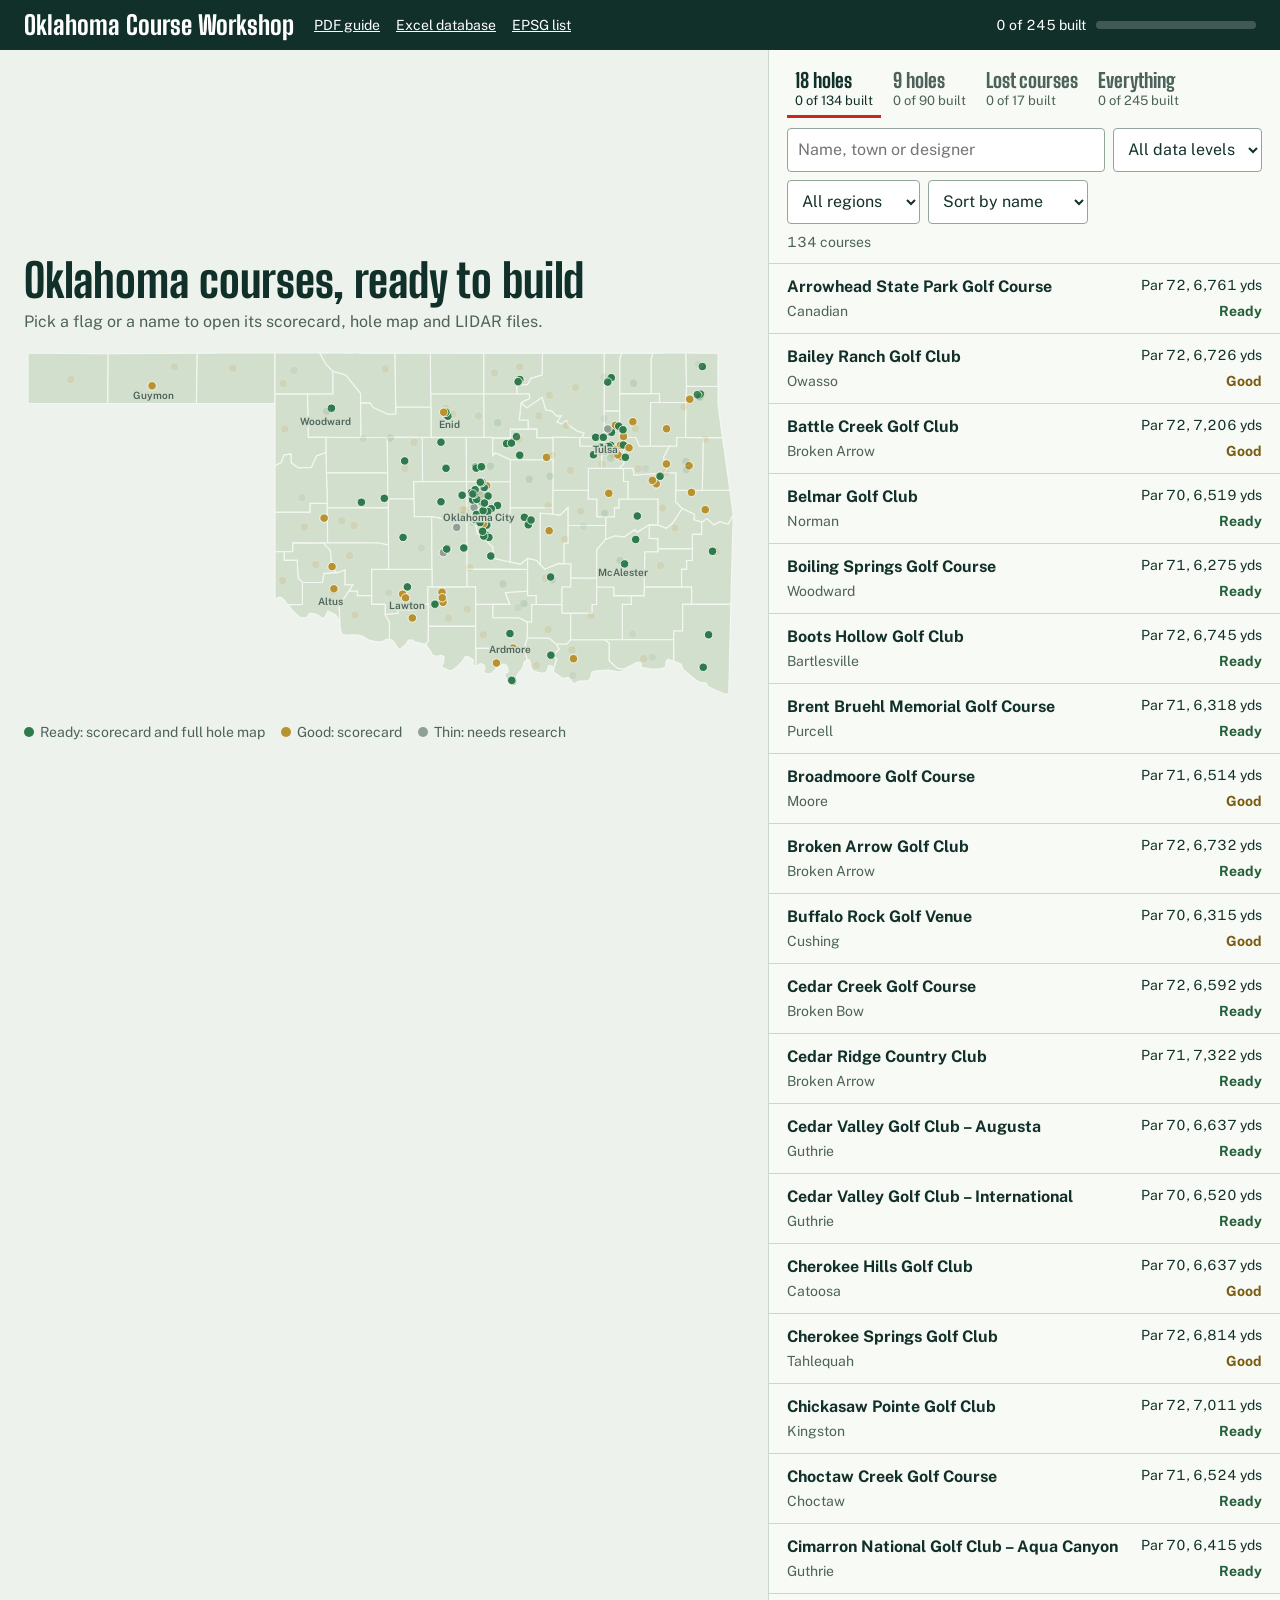
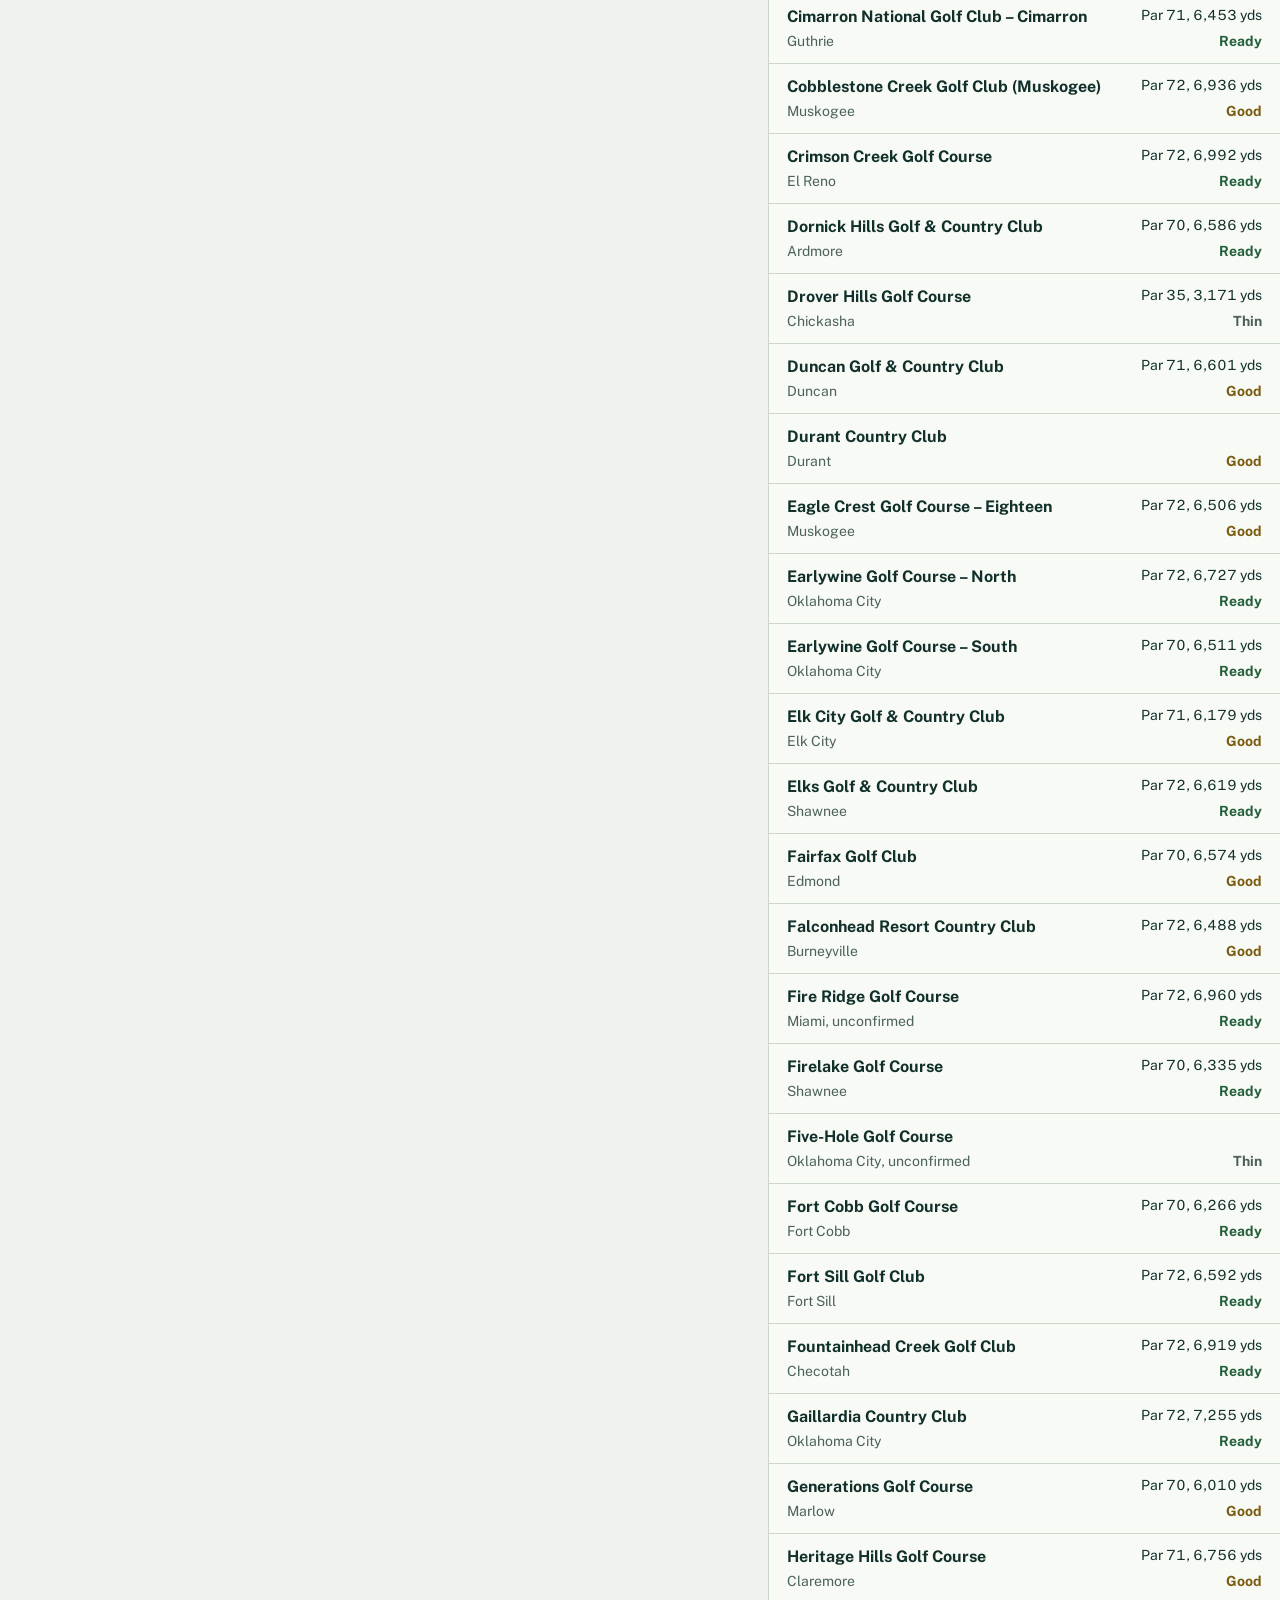
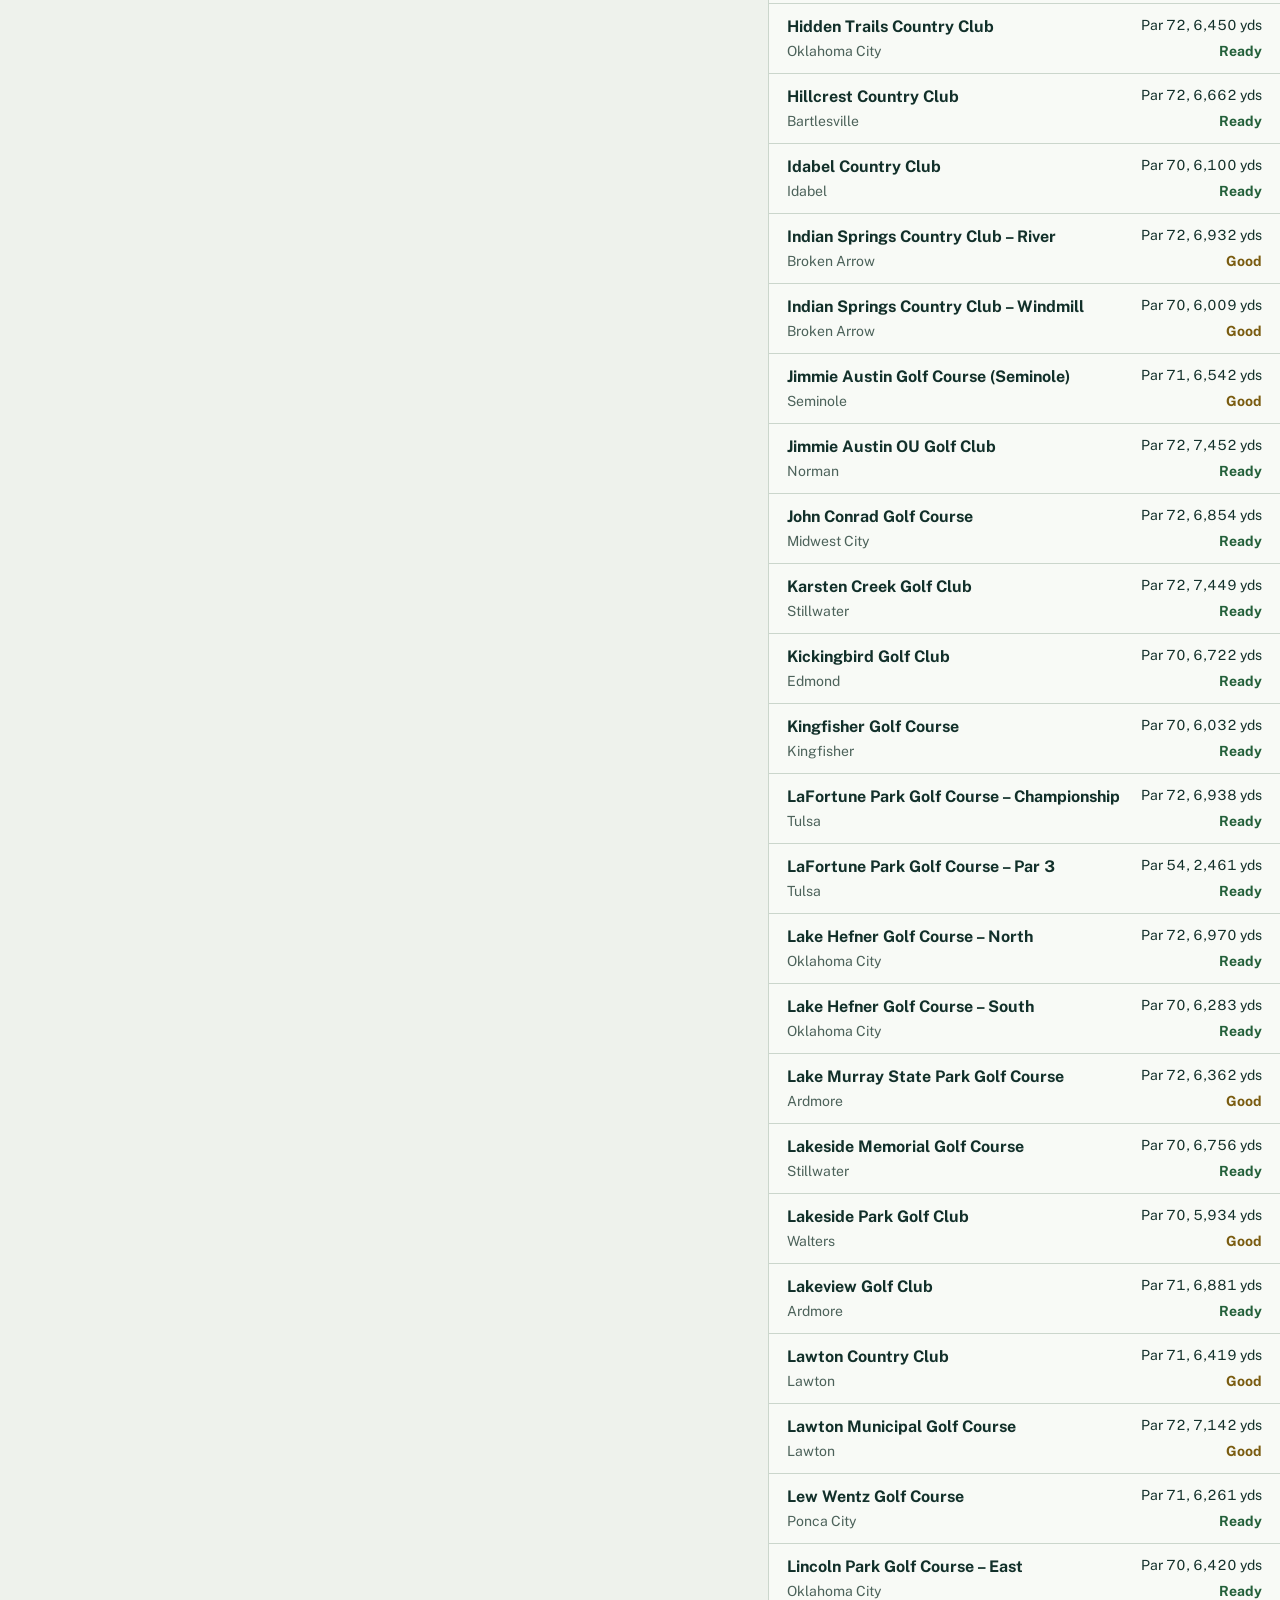
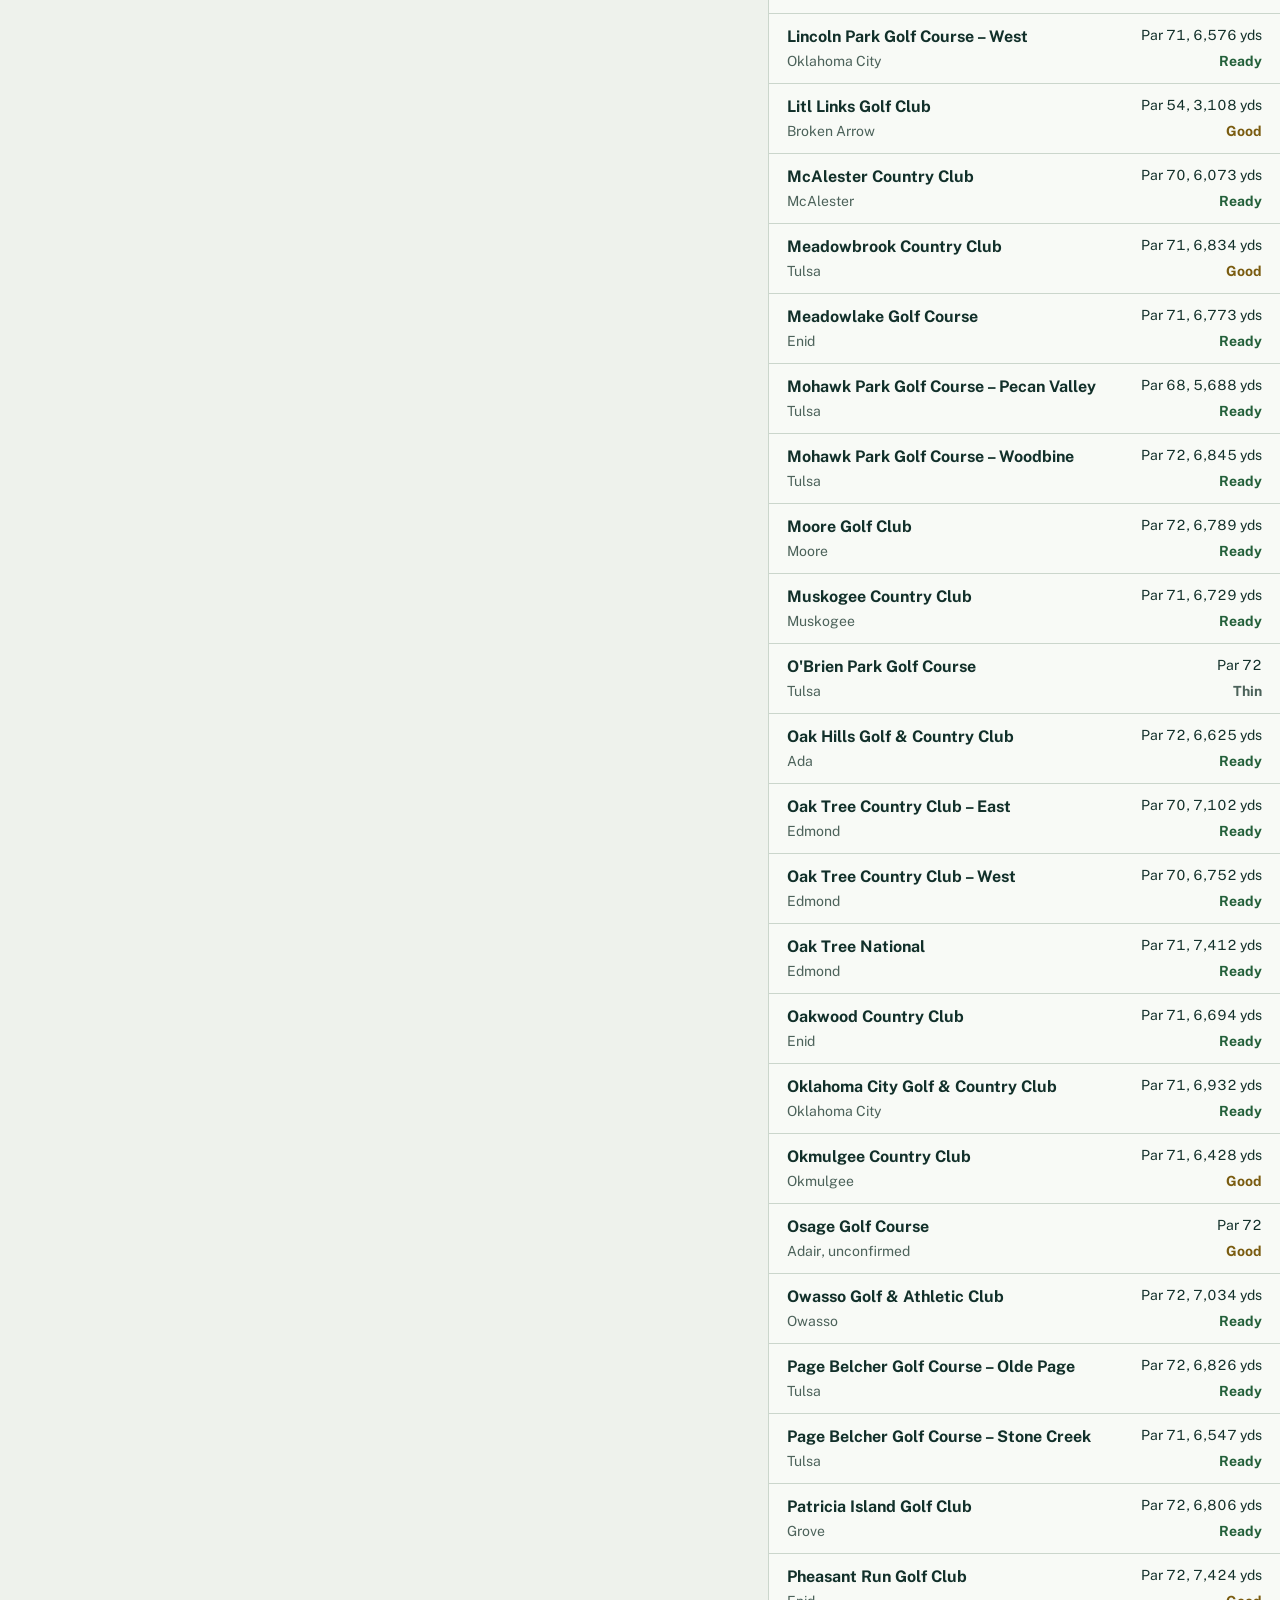
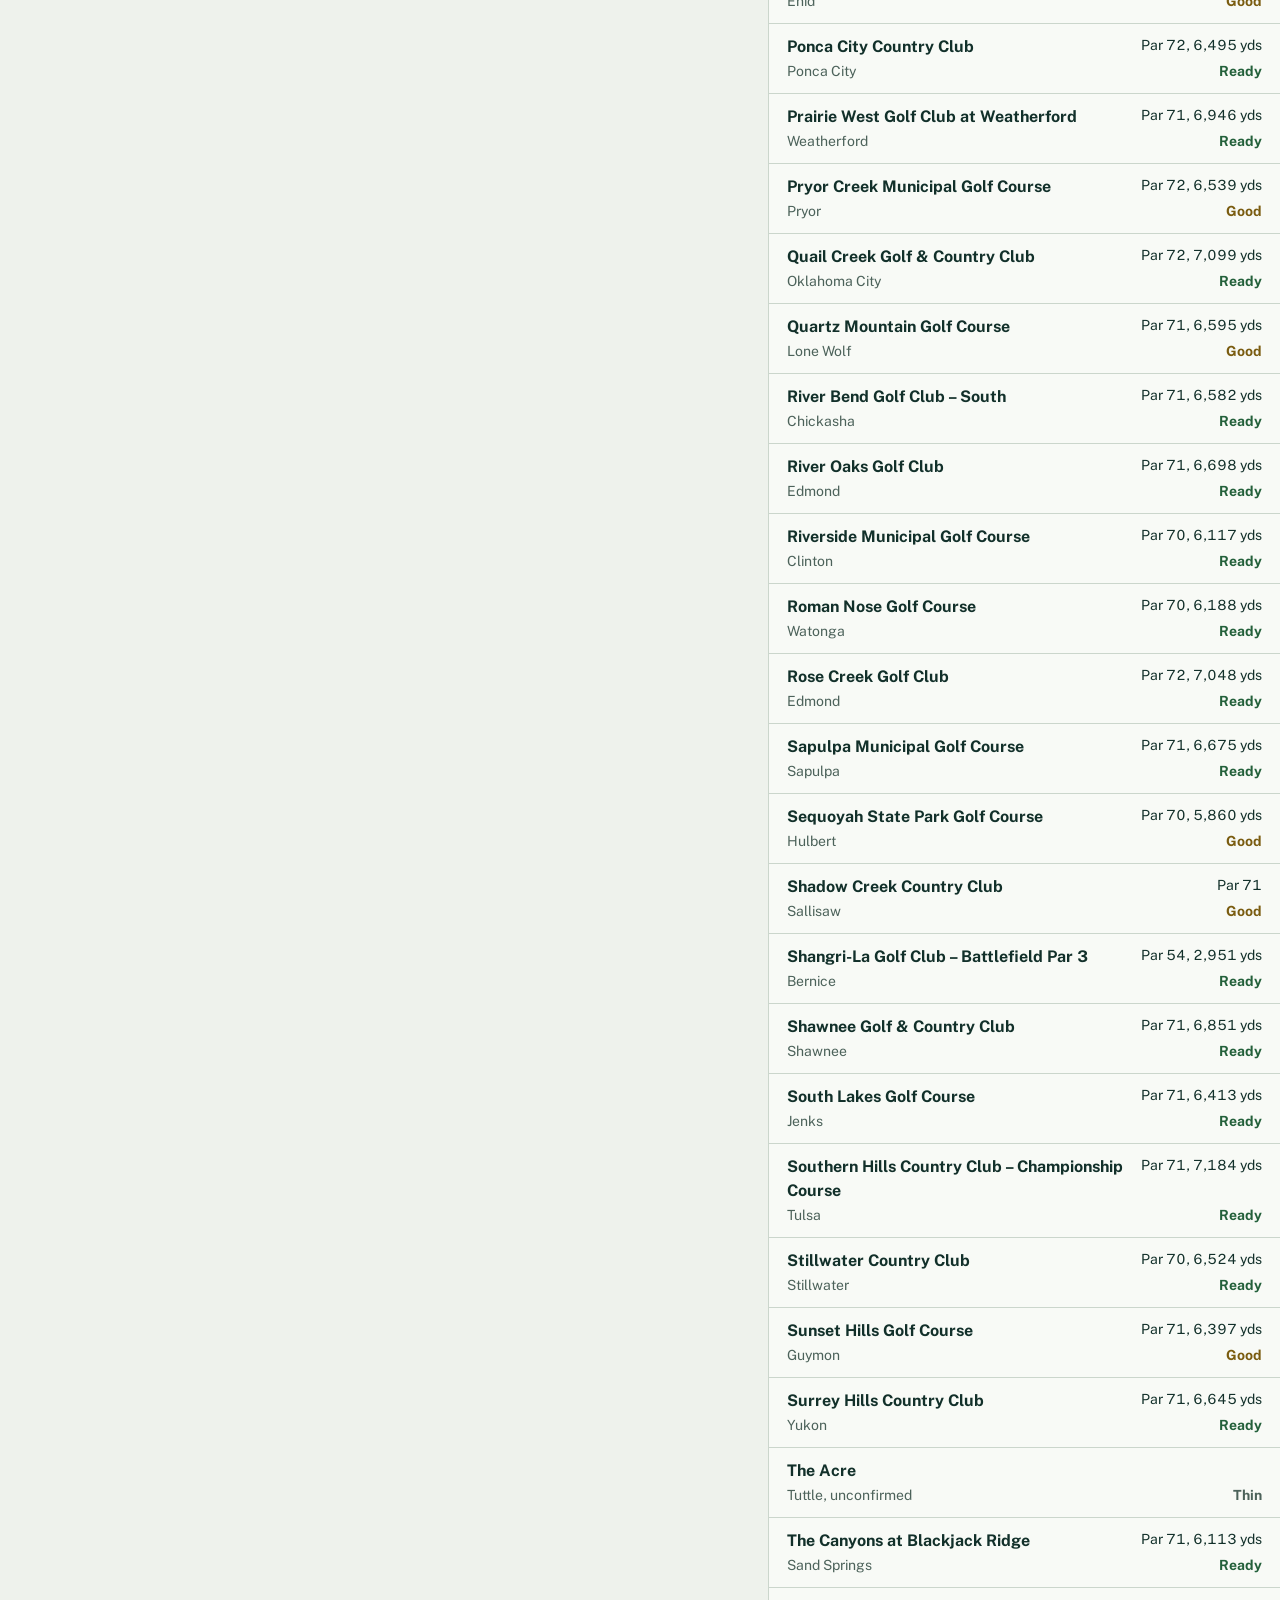
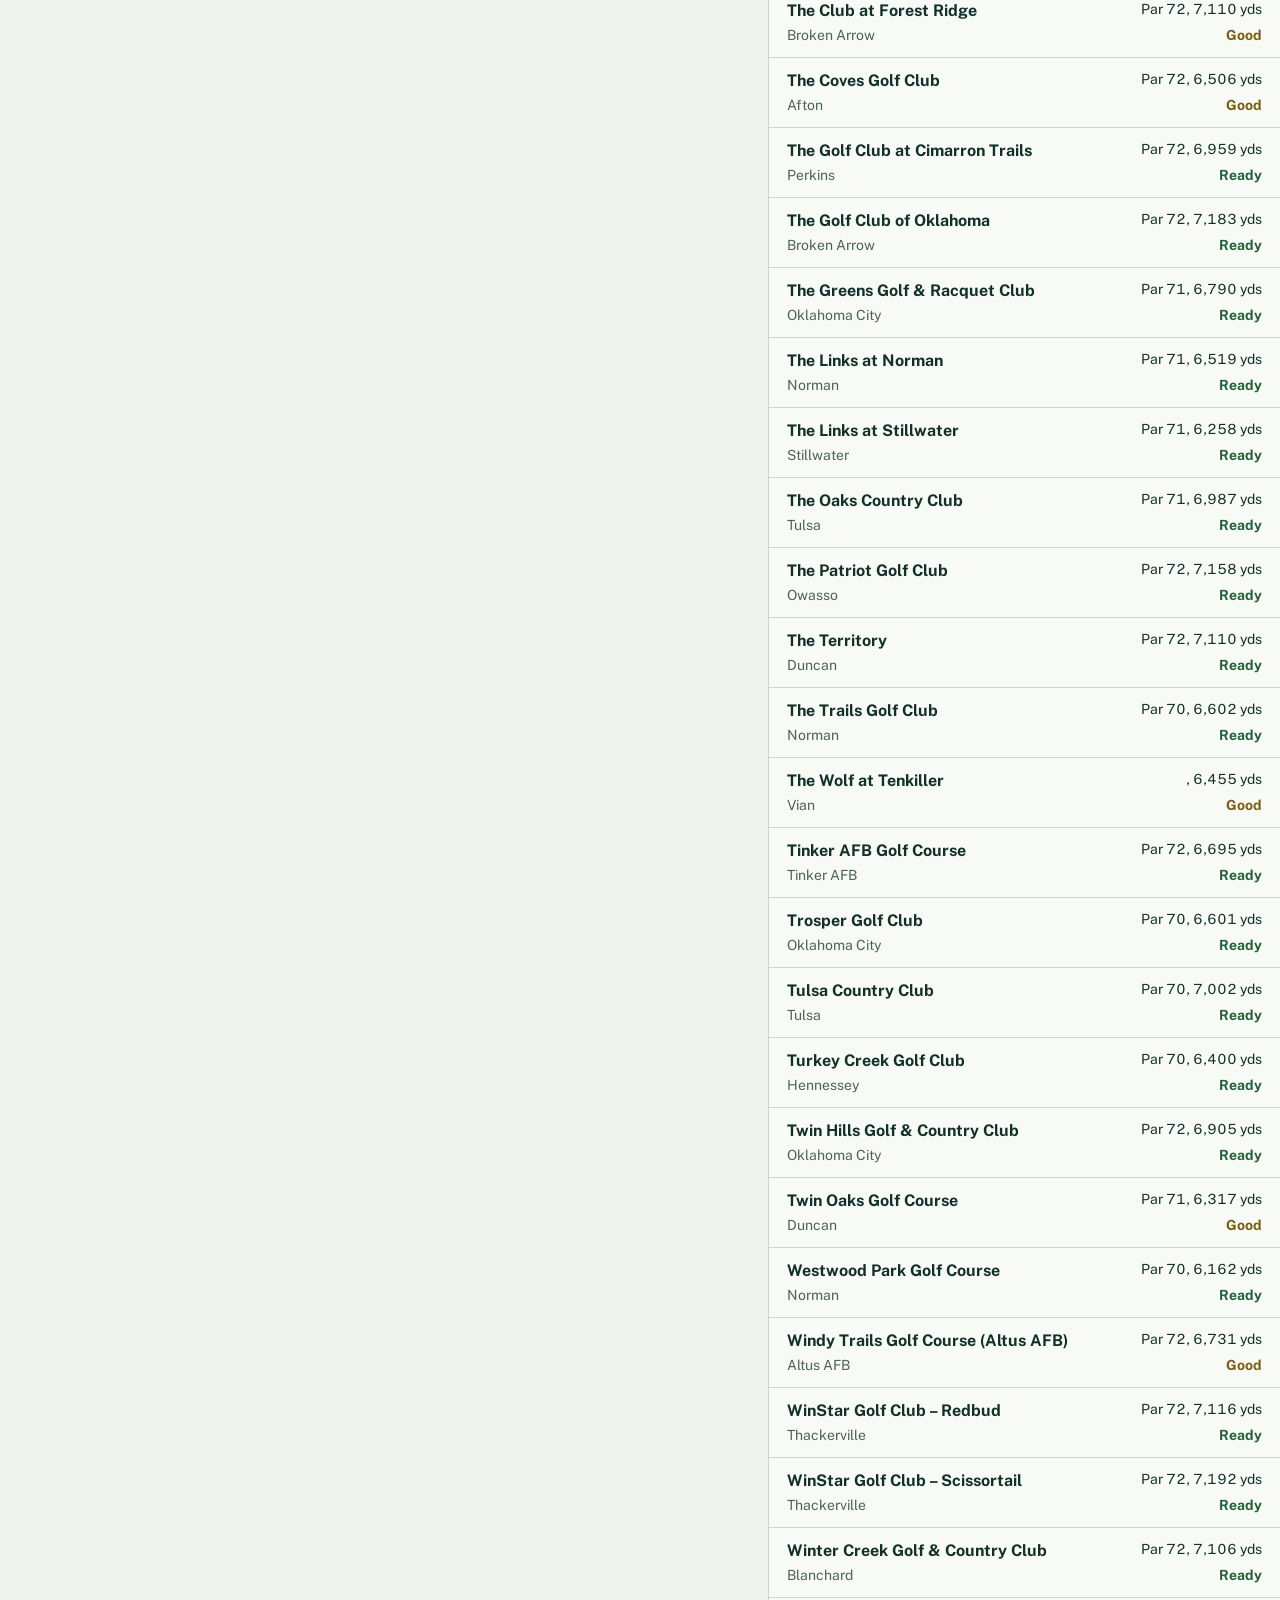
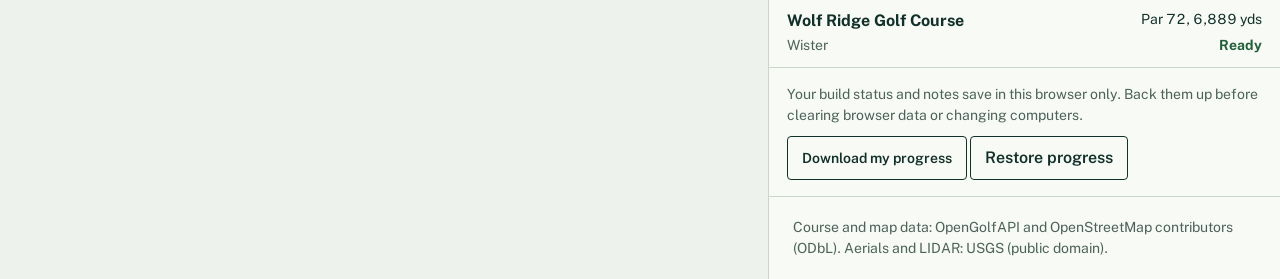
<file: index.html>
<!doctype html>
<html lang="en"><head><meta charset="utf-8"><meta name="viewport" content="width=device-width,initial-scale=1,viewport-fit=cover">
<title>Oklahoma Course Workshop</title><meta name="description" content="Scorecards, hole maps and LIDAR links for building Oklahoma golf courses in PGA Tour 2K25.">
<link rel="preconnect" href="https://fonts.googleapis.com"><link rel="preconnect" href="https://fonts.gstatic.com" crossorigin>
<link href="https://fonts.googleapis.com/css2?family=Big+Shoulders+Display:wght@800&family=Public+Sans:wght@400;600;700&display=swap" rel="stylesheet">
<link rel="stylesheet" href="app.css?v=5"></head><body>
<header class="top"><a class="brand" href="index.html">Oklahoma Course Workshop</a>
<nav aria-label="Downloads"><a href="files/Fairways_of_Oklahoma_Guide.pdf">PDF guide</a><a href="files/Oklahoma_Golf_Database.xlsx">Excel database</a><a href="files/Primary_Build_Files.csv">EPSG list</a></nav>
<div class="prog"><span id="pt">0 built</span><span class="bar" aria-hidden="true"><i id="pb"></i></span></div></header>
<main class="bench">
<section class="mapwrap" aria-label="Map of Oklahoma courses"><h1>Oklahoma courses, ready to build</h1><p>Pick a flag or a name to open its scorecard, hole map and LIDAR files.</p>
<svg id="map" role="img" aria-label="Oklahoma county map with a marker for each course"></svg>
<div class="key"><span style="--c:#2F7A4B">Ready: scorecard and full hole map</span><span style="--c:#B8922F">Good: scorecard</span><span style="--c:#8FA096">Thin: needs research</span></div></section>
<section class="listpane" aria-label="Course list"><div class="ctrl">
<div class="tabs" role="tablist" id="tabs"></div>
<div class="row2"><input id="q" type="search" placeholder="Name, town or designer" aria-label="Search courses">
<select id="tier" aria-label="Filter by data"><option value="">All data levels</option><option>Ready</option><option>Good</option><option>Thin</option></select>
<select id="reg" aria-label="Filter by region"><option value="">All regions</option></select>
<select id="sort" aria-label="Sort"><option value="n">Sort by name</option><option value="c">Sort by town</option><option value="t">Most ready first</option><option value="y">Longest first</option></select></div>
<p id="ct" aria-live="polite"></p></div><ul class="rows" id="rows"></ul>
<div class="keep"><p>Your build status and notes save in this browser only. Back them up before clearing browser data or changing computers.</p><button class="btn" id="bk">Download my progress</button> <label class="btn" for="rs">Restore progress</label><input id="rs" type="file" accept="application/json,.json"><p id="rsm" role="status"></p></div>
<footer>Course and map data: OpenGolfAPI and OpenStreetMap contributors (ODbL). Aerials and LIDAR: USGS (public domain).</footer></section>
</main><script src="app.js?v=5"></script><script>home()</script></body></html>
</file>
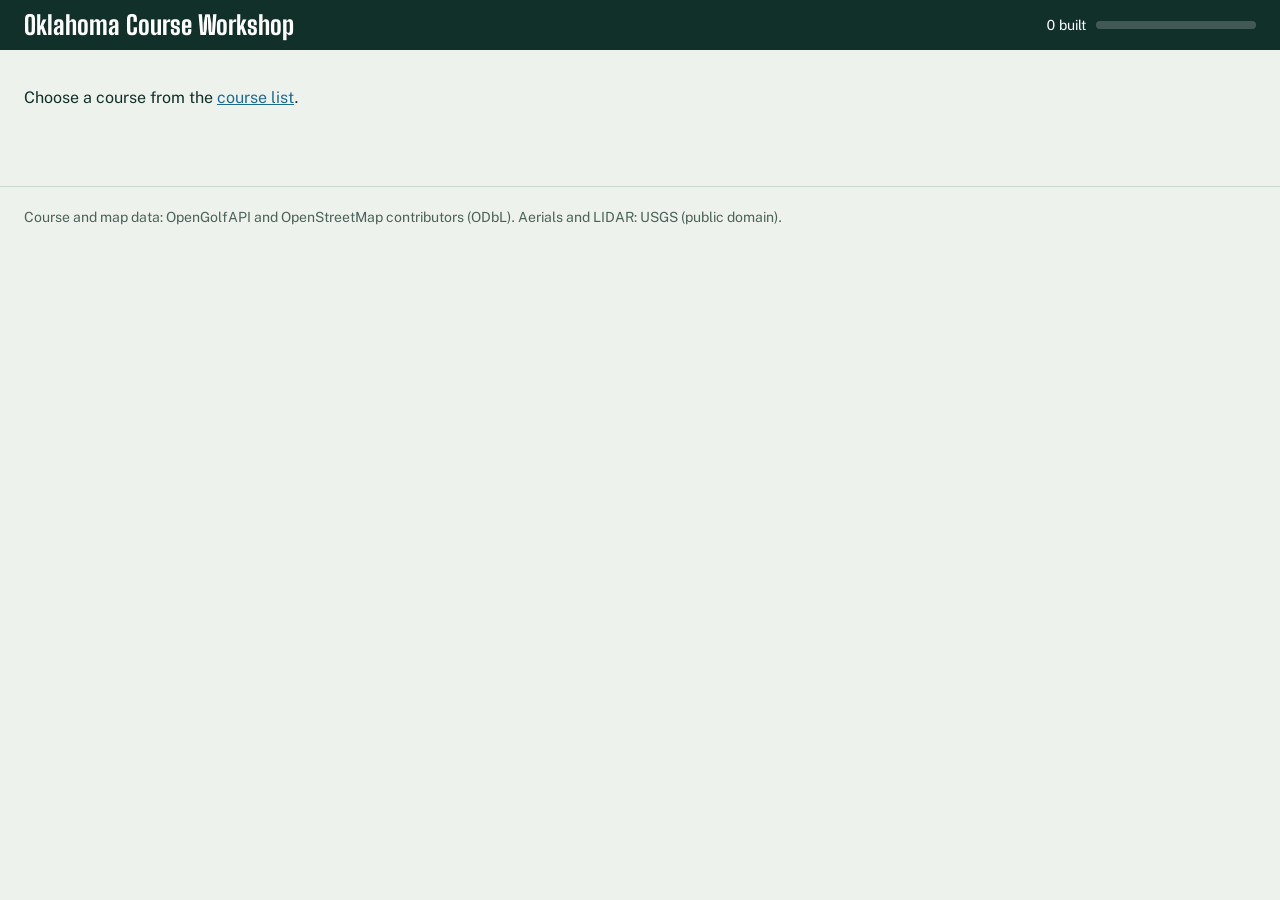
<file: course.html>
<!doctype html>
<html lang="en"><head><meta charset="utf-8"><meta name="viewport" content="width=device-width,initial-scale=1,viewport-fit=cover">
<title>Build Kit</title>
<link rel="preconnect" href="https://fonts.googleapis.com"><link rel="preconnect" href="https://fonts.gstatic.com" crossorigin>
<link href="https://fonts.googleapis.com/css2?family=Big+Shoulders+Display:wght@800&family=Public+Sans:wght@400;600;700&display=swap" rel="stylesheet">
<link rel="stylesheet" href="app.css?v=5"></head><body>
<header class="top"><a class="brand" href="index.html">Oklahoma Course Workshop</a><div class="prog"><span id="pt">0 built</span><span class="bar" aria-hidden="true"><i id="pb"></i></span></div></header>
<main class="kit" id="kit"><p>Loading course.</p></main>
<footer>Course and map data: OpenGolfAPI and OpenStreetMap contributors (ODbL). Aerials and LIDAR: USGS (public domain).</footer>
<script src="app.js?v=5"></script><script>kit()</script></body></html>
</file>
<file: app.css>
:root{--sheet:#EEF2EC;--panel:#F8FAF6;--ink:#12302A;--soft:#4C625A;--line:#CBD6CC;--fairway:#2F7A4B;--fairway-dk:#23603A;--sand:#D8BE78;--water:#1F6A93;--flag:#C9281F;--r:4px;
--disp:'Big Shoulders Display','Arial Narrow',sans-serif;--ui:'Public Sans',Arial,sans-serif}
*{box-sizing:border-box}html{-webkit-text-size-adjust:100%}
body{margin:0;background:var(--sheet);color:var(--ink);font:400 16px/1.5 var(--ui);font-variant-numeric:tabular-nums}
a{color:var(--water)}a,button,select{touch-action:manipulation;-webkit-tap-highlight-color:transparent}button{user-select:none}body{overflow-x:clip}
@media(hover:hover) and (pointer:fine){a:hover{color:var(--ink)}}
:focus-visible{outline:3px solid var(--water);outline-offset:2px}
h1,h2,h3{font-family:var(--disp);font-weight:800;line-height:1.02;margin:0}
button,input,select,textarea{font:inherit;color:inherit}
.top{display:flex;align-items:center;gap:20px;padding:12px 24px;background:var(--ink);color:#fff;flex-wrap:wrap}
.brand{font:800 26px/1 var(--disp);color:#fff;text-decoration:none}
.prog{display:flex;align-items:center;gap:10px;margin-left:auto;font-size:14px}
.bar{width:160px;height:8px;background:#ffffff33;border-radius:4px;overflow:hidden}.bar i{display:block;height:100%;background:var(--sand);width:0}
.top nav{display:flex;gap:16px;font-size:14px}.top nav a{color:#fff}
/* home */
.bench{display:grid;grid-template-columns:minmax(0,1.5fr) minmax(420px,1fr);align-items:start}
.mapwrap{justify-content:center;position:sticky;top:0;height:100vh;height:100dvh;padding:18px 24px;display:flex;flex-direction:column;min-width:0}
.mapwrap h1{font-size:clamp(34px,3.6vw,54px)}
.mapwrap p{margin:6px 0 0;color:var(--soft);max-width:60ch}
#map{flex:none;height:auto;max-height:68vh;width:100%;margin:14px 0 8px;display:block}
#map path{fill:#D3DFCD;stroke:#F4F7F1;stroke-width:1.1}
#map .pin path{stroke:none}
.town{font:600 10px var(--ui);fill:var(--soft);pointer-events:none;paint-order:stroke;stroke:#D3DFCD;stroke-width:3px}
.pin{cursor:pointer}.pin .dot{stroke:#fff;stroke-width:.8}
#hi{pointer-events:none}
.pin.off{opacity:.13;pointer-events:none}
#tip{font:800 14px var(--ui);fill:var(--ink);paint-order:stroke;stroke:#EEF2EC;stroke-width:4px;pointer-events:none}
.key{display:flex;gap:16px;flex-wrap:wrap;font-size:14px;color:var(--soft)}.key span::before{content:'';display:inline-block;width:10px;height:10px;border-radius:50%;margin-right:6px;background:var(--c)}
.listpane{background:var(--panel);border-left:1px solid var(--line);min-height:100vh;min-height:100dvh;min-width:0}
.ctrl{position:sticky;top:0;background:var(--panel);z-index:2;padding:14px 18px 10px;border-bottom:1px solid var(--line)}
.tabs{display:flex;gap:4px;flex-wrap:wrap;margin-bottom:10px}
.tabs button{border:0;background:none;padding:6px 8px;min-height:44px;text-align:left;font:800 20px/1 var(--disp);color:var(--soft);cursor:pointer;white-space:nowrap;border-bottom:3px solid transparent}
.tabs button[aria-selected=true]{color:var(--ink);border-color:var(--flag)}
.tabs small{display:block;margin-top:3px;font:400 13px/1.2 var(--ui)}
.row2{display:flex;gap:8px;flex-wrap:wrap}.row2 input{flex:1 1 180px;min-width:0}
input,select,textarea{border:1px solid #93A69B;background:#fff;border-radius:var(--r);padding:9px 10px;font-size:16px;min-height:44px}
#ct{font-size:14px;color:var(--soft);margin:8px 0 0}
.rows{list-style:none;margin:0;padding:0}
.rows a{display:grid;grid-template-columns:minmax(0,1fr) auto;gap:2px 12px;padding:11px 18px;border-bottom:1px solid var(--line);text-decoration:none;color:inherit}
.rows a:focus-visible,.rows a.on,.rows a:active{background:#E2EBDF}
.rows b{font-weight:700}.rows .m{color:var(--soft);font-size:14px}.rows .num{text-align:right;font-size:14px;white-space:nowrap}
.tier{font-size:14px;font-weight:700}.tier.Ready{color:var(--fairway-dk)}.tier.Good{color:#7A5C10}.tier.Thin{color:var(--soft)}
.mine{color:var(--flag);font-weight:700}
.empty{padding:28px 18px;color:var(--soft)}
/* build kit */
.kit{max-width:1280px;margin:0 auto;padding:20px 24px 60px}
.crumb{font-size:14px;color:var(--soft)}
.kit h1{font-size:clamp(40px,6vw,76px);margin:4px 0 6px}
.sum{font-size:18px;margin:0;max-width:70ch}
.acts{display:flex;gap:8px;flex-wrap:wrap;margin:14px 0 20px}
.btn{display:inline-flex;align-items:center;min-height:44px;padding:9px 14px;border:1px solid var(--ink);border-radius:var(--r);background:none;color:var(--ink);text-decoration:none;cursor:pointer;font-weight:600}
.btn:active{background:var(--ink);color:#fff}.btn.go{background:var(--fairway-dk);border-color:var(--fairway-dk);color:#fff}
@media(hover:hover) and (pointer:fine){.brand:hover,.top nav a:hover{color:var(--sand)}.btn:hover,.btn.go:hover{background:var(--ink);color:#fff}}
.lead{display:grid;grid-template-columns:minmax(0,1fr) 320px;gap:24px;align-items:start}
.view{margin:0}.view img{display:block;width:100%;height:auto;background:#cfd8cc}
.vt{display:flex;gap:4px;margin-bottom:6px}.vt button{min-height:44px;padding:8px 12px;border:0;border-bottom:3px solid transparent;background:none;cursor:pointer;font-weight:600;color:var(--soft)}.vt button[aria-pressed=true]{color:var(--ink);border-color:var(--flag)}
.view figcaption{font-size:14px;color:var(--soft);margin-top:6px}
.none{padding:60px 20px;text-align:center;background:#E0E8DC;color:var(--soft)}
.rail h2,.sec h2{font-size:30px;margin-bottom:8px}
.check{list-style:none;padding:0;margin:0 0 20px}.check li{display:grid;grid-template-columns:22px 1fr;padding:8px 0;border-bottom:1px solid var(--line)}
.check i{font-style:normal;font-weight:800}.check .y{color:var(--fairway-dk)}.check .p{color:#7A5C10}.check .n{color:var(--flag)}
.check small{display:block;color:var(--soft);font-size:14px}
label{display:block;font-weight:600;margin:10px 0 4px}.rail select,.rail textarea{width:100%}textarea{min-height:110px;resize:vertical}
.sec{margin-top:40px}.sec>p{max-width:75ch;margin:0 0 12px}
.sw{overflow-x:auto;border:1px solid var(--line);background:var(--panel)}
table{border-collapse:collapse;width:100%}th,td{padding:7px 8px;text-align:right;border-bottom:1px solid var(--line);white-space:nowrap}
th:first-child,td:first-child{text-align:left;position:sticky;left:0;background:var(--panel)}
thead th{background:var(--ink);color:#fff}thead th:first-child{background:var(--ink)}
.tot{font-weight:700;background:#E2EBDF}
.facts{display:grid;grid-template-columns:170px minmax(0,1fr);gap:6px 16px;margin:0;max-width:820px}.facts dt{font-weight:700}.facts dd{margin:0;overflow-wrap:anywhere}
.two{display:grid;grid-template-columns:1fr 1fr;gap:32px}
.facts.pc{margin-bottom:12px}.sec p.acts{margin:14px 0 12px}
.lk{list-style:none;padding:0;margin:0}.lk li{padding:9px 0;border-bottom:1px solid var(--line)}.lk small{display:block;color:var(--soft);font-size:14px}
details{border-top:1px solid var(--line);padding:10px 0}summary{cursor:pointer;font-weight:700;min-height:28px}
.warn{background:#FBEFD0;border:1px solid var(--sand);padding:10px 12px;border-radius:var(--r);max-width:75ch;margin:0 0 12px}
.lost{background:var(--flag);color:#fff;padding:2px 8px;border-radius:var(--r);font-weight:700;font-size:14px}.Unconfirmed.lost{background:#7A5C10}
.keep{padding:16px 18px;font-size:14px;color:var(--soft)}.keep p{margin:0 0 10px;max-width:60ch}.keep label{display:inline-flex;margin:0;font-size:16px;color:var(--ink)}.keep #rs{position:absolute;opacity:0;width:1px;height:1px;min-height:0;padding:0}.keep #rs:focus-visible+*{outline:3px solid var(--water)}.keep label:has(+#rs:focus-visible){outline:3px solid var(--water)}.keep #rsm{margin-top:8px}.keep #rsm:empty{display:none}
.printonly{display:none}
footer{padding:20px 24px;color:var(--soft);font-size:14px;border-top:1px solid var(--line)}
@media(max-width:980px){.bench{grid-template-columns:minmax(0,1fr)}.mapwrap{position:static;height:auto}#map{height:auto;flex:none}.listpane{border-left:0;border-top:1px solid var(--line)}.ctrl{position:static}.lead,.two{grid-template-columns:1fr}}
@media(pointer:coarse){.lk a,.crumb a,.top nav a{display:inline-block;padding:10px 0}}
@media(max-width:560px){.top,.mapwrap,.kit{padding-left:16px;padding-right:16px}.prog{margin-left:0;width:100%}.bar{flex:1}.facts{grid-template-columns:1fr}.facts dd{margin-bottom:8px}}
@media(prefers-reduced-motion:reduce){*{transition:none!important}}
@media print{.top,.acts,.vt,.rail,.sec,.crumb,footer{display:none!important}.printonly{display:block}.lead{display:block}body{background:#fff;font-size:12px}.kit{padding:0}.kit h1{font-size:30px}.view img{max-height:330px;width:auto}.printonly table{margin-top:10px;font-size:11px}.printonly th,.printonly td{padding:3px 6px;border:1px solid #888}.printonly thead th{background:#fff;color:#000}.printonly th:first-child,.printonly td:first-child{position:static}}
</file>
